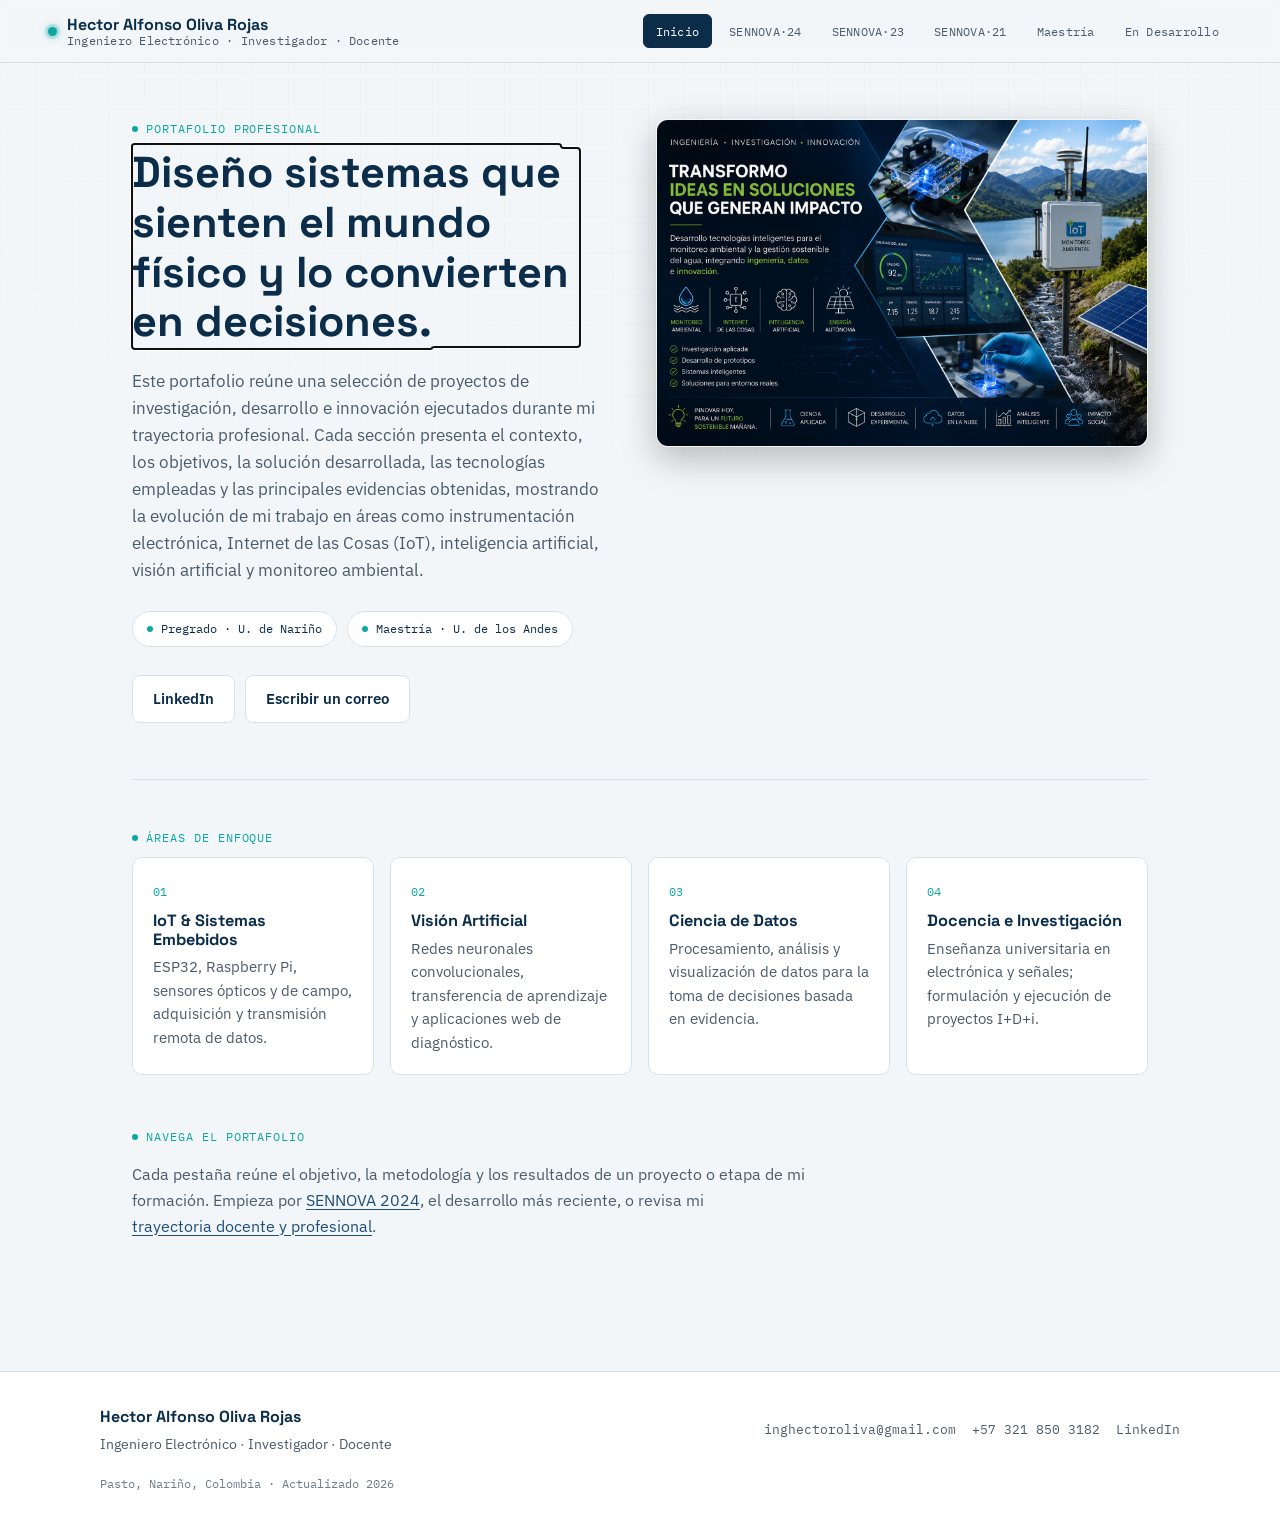
<file: index.html>
<!DOCTYPE html>
<html lang="es">

<head>
  <meta charset="UTF-8">
  <meta name="viewport" content="width=device-width, initial-scale=1.0">
  <title>Hector Alfonso Oliva Rojas — Portafolio Profesional</title>
  <meta name="description"
    content="Portafolio de Hector Alfonso Oliva Rojas, Ingeniero Electrónico, Investigador y Docente. Proyectos I+D+i SENNOVA, IoT, visión artificial y ciencia de datos.">

  <link rel="icon" href="assets/img/favicon.svg" type="image/svg+xml">

  <link rel="preconnect" href="https://fonts.googleapis.com">
  <link rel="preconnect" href="https://fonts.gstatic.com" crossorigin>
  <link
    href="https://fonts.googleapis.com/css2?family=Space+Grotesk:wght@500;600;700&family=IBM+Plex+Sans:wght@400;500;600&family=IBM+Plex+Mono:wght@400;500;600&display=swap"
    rel="stylesheet">

  <link rel="stylesheet" href="assets/css/style.css">
</head>

<body>

  <div class="grid-bg" aria-hidden="true"></div>

  <a class="skip-link" href="#contenido">Saltar al contenido</a>

  <header class="site-header">
    <div class="brand">
      <span class="led" aria-hidden="true"></span>
      <div class="brand-text">
        <span class="brand-name">Hector Alfonso Oliva Rojas</span>
        <span class="brand-role">Ingeniero Electrónico · Investigador · Docente</span>
      </div>
    </div>

    <button class="nav-toggle" id="navToggle" aria-expanded="false" aria-controls="tabNav">
      <span></span><span></span><span></span>
      <span class="sr-only">Abrir menú</span>
    </button>

    <nav class="tabs" id="tabNav" role="tablist" aria-label="Secciones del portafolio">
      <button class="tab-btn" role="tab" aria-selected="true" data-tab="inicio" id="tabbtn-inicio">Inicio</button>
      <button class="tab-btn" role="tab" aria-selected="false" data-tab="sennova2024"
        id="tabbtn-sennova2024">SENNOVA·24</button>
      <button class="tab-btn" role="tab" aria-selected="false" data-tab="sennova2023"
        id="tabbtn-sennova2023">SENNOVA·23</button>
      <button class="tab-btn" role="tab" aria-selected="false" data-tab="sennova2021"
        id="tabbtn-sennova2021">SENNOVA·21</button>
      <button class="tab-btn" role="tab" aria-selected="false" data-tab="maestria"
        id="tabbtn-maestria">Maestría</button>
      <button class="tab-btn" role="tab" aria-selected="false" data-tab="en_desarrollo" id="tabbtn-en_desarrollo">En Desarrollo</button>
    </nav>
  </header>

  <main id="contenido">

    <!-- ============ INICIO (única pestaña que vive dentro de index.html) ============ -->
    <section class="panel" id="panel-inicio" role="tabpanel" aria-labelledby="tabbtn-inicio">

      <div class="hero hero-grid">
        <div class="hero-content">
          <p class="eyebrow"><span class="dot"></span>PORTAFOLIO PROFESIONAL</p>
          <h1>Diseño sistemas que sienten el mundo físico y lo convierten en decisiones.</h1>
          <p class="hero-lead">
            Este portafolio reúne una selección de proyectos de investigación, desarrollo e innovación ejecutados
            durante
            mi trayectoria profesional. Cada sección presenta el contexto, los objetivos, la solución desarrollada, las
            tecnologías empleadas y las principales evidencias obtenidas, mostrando la evolución de mi trabajo en áreas
            como instrumentación electrónica, Internet de las Cosas (IoT), inteligencia artificial, visión artificial y
            monitoreo ambiental.
          </p>

          <div class="readouts">
            <div class="readout"><span class="dot"></span>Pregrado · U. de Nariño</div>
            <div class="readout"><span class="dot"></span>Maestría · U. de los Andes</div>
          </div>

          <div class="cta-row">
            <a class="btn btn-ghost" href="https://www.linkedin.com/in/hector-alfonso-oliva-rojas-78b66b1a1/"
              target="_blank" rel="noopener">LinkedIn</a>
            <a class="btn btn-ghost" href="mailto:inghectoroliva@gmail.com">Escribir un correo</a>
          </div>
        </div>

        <!-- ============ COLUMNA DE IMAGEN ============ -->
        <div class="hero-media">
          <figure class="hero-image-wrapper">
            <img src="media/portada/portada.png" alt="Hector Alfonso Oliva Rojas" class="hero-img" loading="eager">
          </figure>
        </div>
      </div>

      <div class="section">
        <p class="eyebrow"><span class="dot"></span>ÁREAS DE ENFOQUE</p>
        <div class="focus-grid">
          <div class="focus-card">
            <span class="focus-tag">01</span>
            <h3>IoT &amp; Sistemas Embebidos</h3>
            <p>ESP32, Raspberry Pi, sensores ópticos y de campo, adquisición y transmisión remota de datos.</p>
          </div>
          <div class="focus-card">
            <span class="focus-tag">02</span>
            <h3>Visión Artificial</h3>
            <p>Redes neuronales convolucionales, transferencia de aprendizaje y aplicaciones web de diagnóstico.</p>
          </div>
          <div class="focus-card">
            <span class="focus-tag">03</span>
            <h3>Ciencia de Datos</h3>
            <p>Procesamiento, análisis y visualización de datos para la toma de decisiones basada en evidencia.</p>
          </div>
          <div class="focus-card">
            <span class="focus-tag">04</span>
            <h3>Docencia e Investigación</h3>
            <p>Enseñanza universitaria en electrónica y señales; formulación y ejecución de proyectos I+D+i.</p>
          </div>
        </div>
      </div>

      <div class="section">
        <p class="eyebrow"><span class="dot"></span>NAVEGA EL PORTAFOLIO</p>
        <p class="section-lead">
          Cada pestaña reúne el objetivo, la metodología y los resultados de un proyecto
          o etapa de mi formación. Empieza por
          <button class="link-btn" data-goto="sennova2024">SENNOVA 2024</button>,
          el desarrollo más reciente, o revisa mi
          <button class="link-btn" data-goto="trayectoria">trayectoria docente y profesional</button>.
        </p>
      </div>

    </section>

    <!-- ============ CONTENEDOR DINÁMICO ============ -->
    <!-- Aquí se inyecta el contenido de pages/<pestaña>.html según la pestaña activa -->
    <section class="panel" id="panel-dynamic" role="tabpanel" hidden>
      <p class="loading-msg">Cargando…</p>
    </section>

  </main>

  <footer class="site-footer">
    <div class="footer-grid">
      <div>
        <span class="brand-name">Hector Alfonso Oliva Rojas</span>
        <p>Ingeniero Electrónico · Investigador · Docente</p>
      </div>
      <div class="footer-links">
        <a href="mailto:inghectoroliva@gmail.com">inghectoroliva@gmail.com</a>
        <a href="tel:+573218503182">+57 321 850 3182</a>
        <a href="https://www.linkedin.com/in/hector-alfonso-oliva-rojas-78b66b1a1/" target="_blank"
          rel="noopener">LinkedIn</a>
      </div>
    </div>
    <p class="footer-note">Pasto, Nariño, Colombia · Actualizado <span id="footYear"></span></p>
  </footer>

  <script src="assets/js/main.js"></script>
</body>

</html>
</file>
<file: assets/css/style.css>
/* ============================================
   TOKENS
   ============================================ */
:root {
  --ink: #0B2D4A;
  --ink-soft: #4A5B6B;
  --accent: #1F4E79;
  --accent-2: #0EA5A4;
  --paper: #F3F6F8;
  --paper-card: #FFFFFF;
  --line: #D7E1EA;
  --line-soft: #E7EEF3;
  --danger-soft: #B45309;

  --font-display: 'Space Grotesk', system-ui, sans-serif;
  --font-body: 'IBM Plex Sans', system-ui, sans-serif;
  --font-mono: 'IBM Plex Mono', ui-monospace, monospace;

  --radius: 10px;
  --max-w: 1080px;
}

* {
  box-sizing: border-box;
}

html {
  scroll-behavior: smooth;
}

body {
  margin: 0;
  background: var(--paper);
  color: var(--ink);
  font-family: var(--font-body);
  font-size: 16px;
  line-height: 1.6;
  -webkit-font-smoothing: antialiased;
}

.sr-only {
  position: absolute;
  width: 1px;
  height: 1px;
  overflow: hidden;
  clip: rect(0, 0, 0, 0);
  white-space: nowrap;
}

.skip-link {
  position: absolute;
  left: -999px;
  top: 0;
  background: var(--ink);
  color: #fff;
  padding: 10px 16px;
  z-index: 1000;
  border-radius: 0 0 6px 0;
}

.skip-link:focus {
  left: 0;
}

a {
  color: var(--accent);
}

h1,
h2,
h3 {
  font-family: var(--font-display);
  color: var(--ink);
  line-height: 1.15;
  margin: 0 0 .5em 0;
}

/* Blueprint grid background */
.grid-bg {
  position: fixed;
  inset: 0;
  z-index: -1;
  pointer-events: none;
  background-image:
    linear-gradient(var(--line-soft) 1px, transparent 1px),
    linear-gradient(90deg, var(--line-soft) 1px, transparent 1px);
  background-size: 36px 36px;
  mask-image: radial-gradient(ellipse 80% 60% at 50% 0%, black 40%, transparent 90%);
  opacity: .55;
}

/* ============================================
   HEADER / TABS
   ============================================ */
.site-header {
  position: sticky;
  top: 0;
  z-index: 100;
  background: rgba(243, 246, 248, .92);
  backdrop-filter: blur(6px);
  border-bottom: 1px solid var(--line);
  display: flex;
  align-items: center;
  justify-content: space-between;
  gap: 20px;
  padding: 14px clamp(16px, 4vw, 48px);
}

.brand {
  display: flex;
  align-items: center;
  gap: 10px;
}

.brand-text {
  display: flex;
  flex-direction: column;
  line-height: 1.2;
}

.brand-name {
  font-family: var(--font-display);
  font-weight: 700;
  font-size: 1rem;
  color: var(--ink);
}

.brand-role {
  font-family: var(--font-mono);
  font-size: .72rem;
  color: var(--ink-soft);
  letter-spacing: .02em;
}

.led {
  width: 9px;
  height: 9px;
  border-radius: 50%;
  background: var(--accent-2);
  box-shadow: 0 0 0 3px rgba(14, 165, 164, .18), 0 0 8px rgba(14, 165, 164, .7);
  flex: none;
}

@media (prefers-reduced-motion:no-preference) {
  .led {
    animation: pulse 2.6s ease-in-out infinite;
  }
}

@keyframes pulse {

  0%,
  100% {
    opacity: 1;
  }

  50% {
    opacity: .45;
  }
}

.tabs {
  display: flex;
  flex-wrap: wrap;
  gap: 4px;
}

.tab-btn {
  font-family: var(--font-mono);
  font-size: .78rem;
  letter-spacing: .02em;
  background: transparent;
  border: 1px solid transparent;
  color: var(--ink-soft);
  padding: 8px 12px;
  border-radius: 6px;
  cursor: pointer;
  white-space: nowrap;
  transition: background .15s ease, color .15s ease, border-color .15s ease;
}

.tab-btn:hover {
  background: var(--line-soft);
  color: var(--ink);
}

.tab-btn[aria-selected="true"] {
  background: var(--ink);
  color: #fff;
  border-color: var(--ink);
}

.tab-btn:focus-visible,
.btn:focus-visible,
.link-btn:focus-visible {
  outline: 2px solid var(--accent-2);
  outline-offset: 2px;
}

.nav-toggle {
  display: none;
  flex-direction: column;
  gap: 4px;
  background: none;
  border: 1px solid var(--line);
  border-radius: 6px;
  padding: 10px;
  cursor: pointer;
}

.nav-toggle span {
  width: 18px;
  height: 2px;
  background: var(--ink);
  display: block;
}

/* ============================================
   MAIN / PANELS
   ============================================ */
main {
  max-width: var(--max-w);
  margin: 0 auto;
  padding: clamp(24px, 5vw, 56px) clamp(16px, 4vw, 32px) 80px;
}

.panel[hidden] {
  display: none;
}

.loading-msg {
  font-family: var(--font-mono);
  font-size: .85rem;
  color: var(--ink-soft);
}

.error-msg {
  font-family: var(--font-body);
  font-size: .95rem;
  color: var(--danger-soft);
  background: rgba(180, 83, 9, .08);
  border: 1px solid rgba(180, 83, 9, .25);
  border-radius: var(--radius);
  padding: 16px 18px;
}

.eyebrow {
  display: flex;
  align-items: center;
  gap: 8px;
  font-family: var(--font-mono);
  font-size: .75rem;
  letter-spacing: .08em;
  color: var(--accent-2);
  text-transform: uppercase;
  margin: 0 0 10px 0;
}

.eyebrow .dot {
  width: 6px;
  height: 6px;
  border-radius: 50%;
  background: var(--accent-2);
  flex: none;
}

/* ---- Hero (Inicio) ---- */
.hero {
  padding-bottom: 56px;
  border-bottom: 1px solid var(--line);
  margin-bottom: 48px;
}

.hero h1 {
  font-size: clamp(1.9rem, 4vw, 2.7rem);
  max-width: 16ch;
  margin-bottom: .5em;
}

.hero-lead {
  max-width: 62ch;
  color: var(--ink-soft);
  font-size: 1.05rem;
}

.readouts {
  display: flex;
  flex-wrap: wrap;
  gap: 10px;
  margin: 28px 0 28px;
}

.readout {
  display: flex;
  align-items: center;
  gap: 8px;
  font-family: var(--font-mono);
  font-size: .78rem;
  color: var(--ink);
  background: var(--paper-card);
  border: 1px solid var(--line);
  border-radius: 999px;
  padding: 7px 14px;
}

.readout .dot {
  width: 6px;
  height: 6px;
  border-radius: 50%;
  background: var(--accent-2);
  flex: none;
}

.cta-row {
  display: flex;
  flex-wrap: wrap;
  gap: 10px;
}

.btn {
  display: inline-block;
  font-family: var(--font-body);
  font-weight: 600;
  font-size: .92rem;
  text-decoration: none;
  padding: 11px 20px;
  border-radius: 8px;
  border: 1px solid transparent;
  transition: transform .1s ease, background .15s ease, border-color .15s ease;
}

.btn:hover {
  transform: translateY(-1px);
}

.btn-primary {
  background: var(--ink);
  color: #fff;
}

.btn-primary:hover {
  background: var(--accent);
}

.btn-ghost {
  background: var(--paper-card);
  color: var(--ink);
  border-color: var(--line);
}

.btn-ghost:hover {
  border-color: var(--accent-2);
}

.link-btn {
  background: none;
  border: none;
  padding: 0;
  font: inherit;
  color: var(--accent);
  text-decoration: underline;
  text-underline-offset: 3px;
  cursor: pointer;
}

/* ---- Secciones genéricas Inicio ---- */
.section {
  margin-bottom: 52px;
}

.section-lead {
  color: var(--ink-soft);
  max-width: 70ch;
}

.focus-grid {
  display: grid;
  grid-template-columns: repeat(auto-fit, minmax(220px, 1fr));
  gap: 16px;
  margin-top: 8px;
}

.focus-card {
  background: var(--paper-card);
  border: 1px solid var(--line);
  border-radius: var(--radius);
  padding: 20px;
}

.focus-tag {
  font-family: var(--font-mono);
  font-size: .75rem;
  color: var(--accent-2);
}

.focus-card h3 {
  font-size: 1.02rem;
  margin: 8px 0 6px;
}

.focus-card p {
  color: var(--ink-soft);
  font-size: .92rem;
  margin: 0;
}

/* ---- Proyectos (SENNOVA / Pregrado / Maestría) ---- */
.panel-title {
  font-size: clamp(1.5rem, 3vw, 2rem);
}

.project h2 {
  font-size: clamp(1.4rem, 3vw, 1.9rem);
  max-width: 100ch;
}

.meta-row {
  display: flex;
  flex-wrap: wrap;
  align-items: center;
  gap: 10px;
  font-family: var(--font-mono);
  font-size: .8rem;
  color: var(--ink-soft);
  margin: 10px 0 24px;
}

.meta-row .sep {
  opacity: .5;
}

.status-badge {
  font-family: var(--font-mono);
  font-size: .72rem;
  background: rgba(14, 165, 164, .12);
  color: #0b6f6e;
  border: 1px solid rgba(14, 165, 164, .35);
  padding: 4px 10px;
  border-radius: 999px;
}

.status-badge.status-pending {
  background: rgba(180, 83, 9, .10);
  color: var(--danger-soft);
  border-color: rgba(180, 83, 9, .3);
}

.project-lead {
  max-width: 110ch;
  font-size: 1.02rem;
  margin-bottom: 32px;
}

.project-lead-pending {
  color: var(--ink-soft);
  font-style: italic;
}

.project-grid {
  display: grid;
  grid-template-columns: 1.6fr 1fr;
  gap: 32px;
  margin-bottom: 32px;
}

@media (max-width:760px) {
  .project-grid {
    grid-template-columns: 1fr;
  }
}

.project-main h3,
.project-aside h3 {
  font-family: var(--font-display);
  font-size: 1rem;
  margin-bottom: 10px;
}

.project-main ul {
  margin: 0;
  padding-left: 1.1em;
}

.project-main li {
  margin-bottom: 8px;
  color: var(--ink);
}

.project-aside {
  background: var(--paper-card);
  border: 1px solid var(--line);
  border-radius: var(--radius);
  padding: 20px;
  align-self: start;
}

.project-aside h3:not(:first-child) {
  margin-top: 20px;
}

.project-aside ul {
  margin: 0;
  padding-left: 0;
  list-style: none;
}

.project-aside li {
  margin-bottom: 8px;
  color: var(--ink-soft);
  font-size: .92rem;
}

.tag-list li {
  display: flex;
  align-items: center;
  gap: 8px;
  font-family: var(--font-mono);
  font-size: .82rem;
  color: var(--ink);
}

.tag-list .dot {
  width: 5px;
  height: 5px;
  border-radius: 50%;
  background: var(--accent-2);
  flex: none;
}

/* ---- Trayectoria ---- */
.timeline {
  display: flex;
  flex-direction: column;
  gap: 22px;
  margin: 24px 0 36px;
  border-left: 2px solid var(--line);
  padding-left: 24px;
}

.timeline-item {
  position: relative;
}

.timeline-item::before {
  content: "";
  position: absolute;
  left: -29px;
  top: 6px;
  width: 9px;
  height: 9px;
  border-radius: 50%;
  background: var(--accent-2);
  box-shadow: 0 0 0 3px var(--paper);
}

.timeline-item h3 {
  font-size: 1.05rem;
  margin-bottom: 4px;
}

.timeline-item p {
  color: var(--ink-soft);
  margin: 6px 0 0;
  max-width: 65ch;
}

/* ============================================
   FOOTER
   ============================================ */
.site-footer {
  border-top: 1px solid var(--line);
  padding: 32px clamp(16px, 4vw, 48px) 40px;
  background: var(--paper-card);
}

.footer-grid {
  max-width: var(--max-w);
  margin: 0 auto;
  display: flex;
  flex-wrap: wrap;
  justify-content: space-between;
  gap: 20px;
}

.footer-grid p {
  color: var(--ink-soft);
  margin: 2px 0 0;
  font-size: .9rem;
}

.footer-links {
  display: flex;
  flex-wrap: wrap;
  gap: 16px;
  align-self: center;
}

.footer-links a {
  font-family: var(--font-mono);
  font-size: .82rem;
  color: var(--ink-soft);
  text-decoration: none;
}

.footer-links a:hover {
  color: var(--accent-2);
}

.footer-note {
  max-width: var(--max-w);
  margin: 20px auto 0;
  font-family: var(--font-mono);
  font-size: .72rem;
  color: var(--ink-soft);
  opacity: .8;
}

/* ============================================
   RESPONSIVE NAV (mobile)
   ============================================ */
@media (max-width:860px) {
  .nav-toggle {
    display: flex;
  }

  .tabs {
    display: none;
    position: absolute;
    top: 100%;
    left: 0;
    right: 0;
    background: var(--paper);
    border-bottom: 1px solid var(--line);
    flex-direction: column;
    padding: 8px clamp(16px, 4vw, 48px) 16px;
  }

  .tabs.open {
    display: flex;
  }

  .tab-btn {
    text-align: left;
  }
}

/* Galería de proyectos */
.project-gallery {
  display: grid;
  grid-template-columns: repeat(auto-fit, minmax(200px, 1fr));
  gap: 1.5rem;
  margin: 2rem 0;
  align-items: start;
  /* Evita que una tarjeta estire a la otra */
}

.gallery-item {
  margin: 0;
  display: flex;
  flex-direction: column;
}

.gallery-item img {
  width: 100%;
  height: 250px;
  /* Define una altura fija y elegante para ambas */
  object-fit: contain;
  /* Recorta suavemente los bordes sobrantes sin deformar */
  border-radius: 8px;
  border: 1px solid rgba(0, 0, 0, 0.1);
  background-color: #f8f9fa;
  /* Fondo neutro por si la imagen tiene transparencias */
}

.gallery-item figcaption {
  margin-top: 0.6rem;
  font-size: 0.85rem;
  color: #666;
  text-align: center;
}

/* Clase específica para diagramas anchos / esquemas en 1 sola columna */
.project-gallery.single-column {
  display: flex;
  flex-direction: column;
  gap: 2rem;
  width: 100%;
  max-width: 900px;
  /* Evita sobredimensionar en pantallas grandes */
  margin: 0 auto;
}

.project-gallery.single-column .gallery-item {
  width: 100%;
  margin: 0;
}

.project-gallery.single-column .gallery-item img {
  width: 100%;
  height: auto;
  display: block;
}

/* ================= HERO DOS COLUMNAS ================= */
.hero-grid {
  display: grid;
  grid-template-columns: 1fr;
  /* 1 sola columna en dispositivos móviles por defecto */
  gap: 2.5rem;
  align-items: center;
}

/* En pantallas medianas y grandes se convierte en 2 columnas */
/* 1. Ajustes en la cuadrícula principal */
@media (min-width: 850px) {
  .hero-grid {
    grid-template-columns: 1fr 1.05fr; /* Le damos más peso/ancho a la columna de la imagen (50/50) */
    gap: 3.5rem;
    align-items: start; /* Alinea la imagen al inicio (arriba, a la par del título) */
  }
}

.hero-media {
  display: flex;
  justify-content: center;
  align-items: flex-end; /* Alinea arriba */
  width: 100%;
}

/* 2. Ampliamos el contenedor de la imagen */
.hero-image-wrapper {
  width: 100%;
  max-width: 720px; /* Aumentamos el límite máximo para que gane más presencia */
  margin: 0; /* Eliminamos el margin auto para alinearlo bien */
  position: relative;
  border-radius: 12px;
  overflow: hidden;
  border: 1px solid rgba(255, 255, 255, 0.1);
  box-shadow: 0 12px 35px rgba(0, 0, 0, 0.25);
}

/* 3. Permitimos que la imagen sea fluida y llene su contenedor */
.hero-img {
  width: 100%;
  height: 300%; /* Mantiene la proporción natural sin deformar ni dejar bordes vacíos */
  display: block;
  object-fit: cover; /* Cambiamos de contain a cover para llenar completamente */
}
</file>
